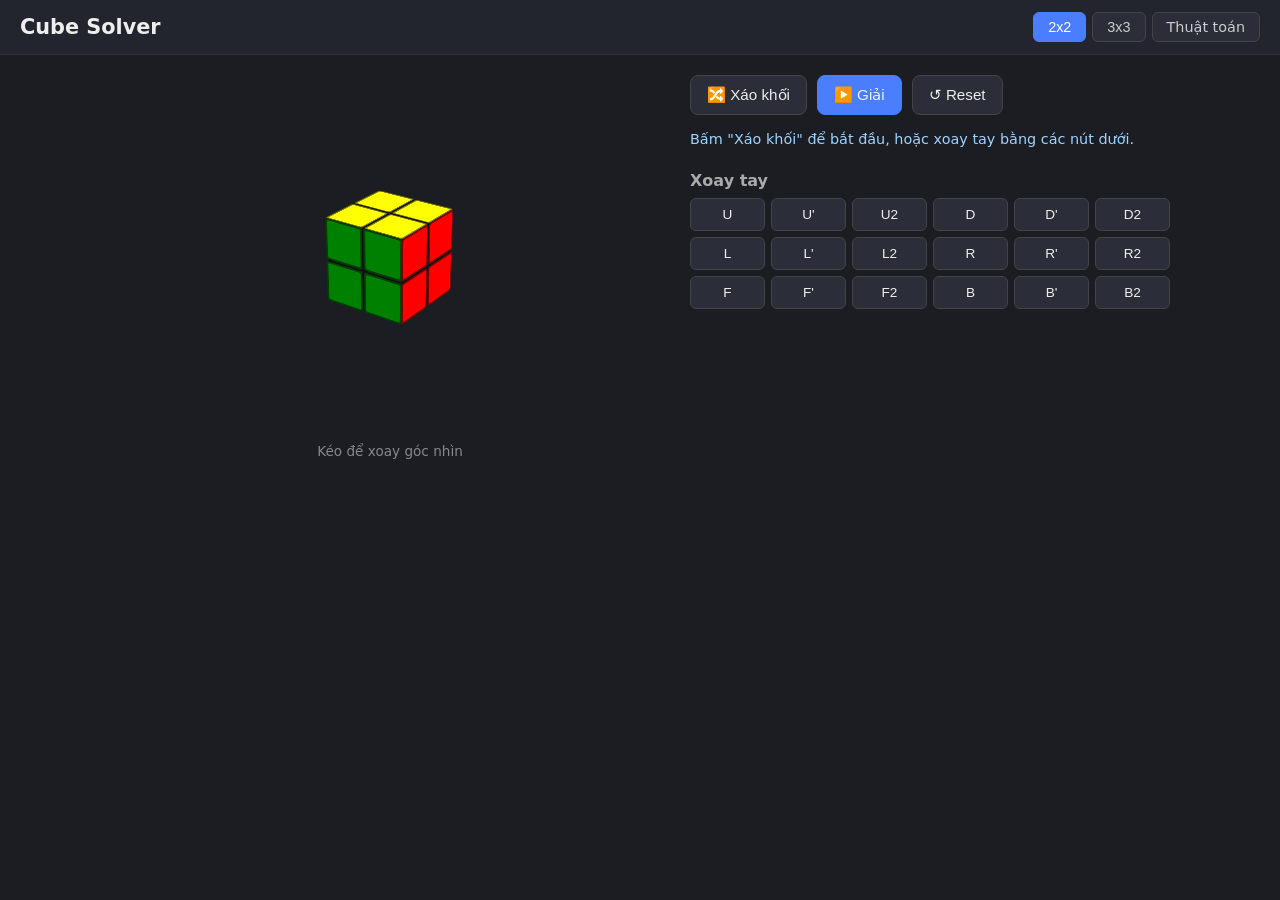
<file: index.html>
<!DOCTYPE html>
<html lang="vi">
<head>
<meta charset="UTF-8">
<meta name="viewport" content="width=device-width, initial-scale=1.0">
<title>Cube Solver</title>
<link rel="stylesheet" href="style.css">
</head>
<body>
<div class="app">
  <header class="topbar">
    <h1>Cube Solver</h1>
    <div class="size-toggle">
      <button id="btn-2x2" class="size-btn active" data-size="2">2x2</button>
      <button id="btn-3x3" class="size-btn" data-size="3">3x3</button>
      <a href="template.html" class="size-btn" style="text-decoration:none;display:inline-block;">Thuật toán</a>
    </div>
  </header>

  <main class="layout">
    <div class="scene-wrap">
      <div class="scene-container" id="scene-container">
        <div class="scene">
          <div class="cube-group"></div>
        </div>
      </div>
      <p class="hint">Kéo để xoay góc nhìn</p>
    </div>

    <div class="panel">
      <div class="controls">
        <button id="btn-scramble" class="action">🔀 Xáo khối</button>
        <button id="btn-solve" class="action primary">▶️ Giải</button>
        <button id="btn-reset" class="action">↺ Reset</button>
      </div>

      <div class="status" id="status"></div>

      <div class="moves-manual">
        <h3>Xoay tay</h3>
        <div id="move-buttons" class="move-grid"></div>
      </div>

      <div class="solution" id="solution-panel" hidden>
        <h3>Lời giải (CFOP)</h3>
        <div id="solution-steps"></div>
        <div class="solution-controls">
          <button id="btn-play" class="action primary">▶️ Phát lời giải</button>
          <button id="btn-skip" class="action">⏭ Bỏ qua animation</button>
        </div>
      </div>
    </div>
  </main>
</div>

<script src="js/cube.js"></script>
<script src="js/render.js"></script>
<script src="js/scramble.js"></script>
<script src="js/solverCore.js"></script>
<script src="js/solver3x3.js"></script>
<script src="js/solver2x2.js"></script>
<script src="js/main.js"></script>
</body>
</html>
</file>
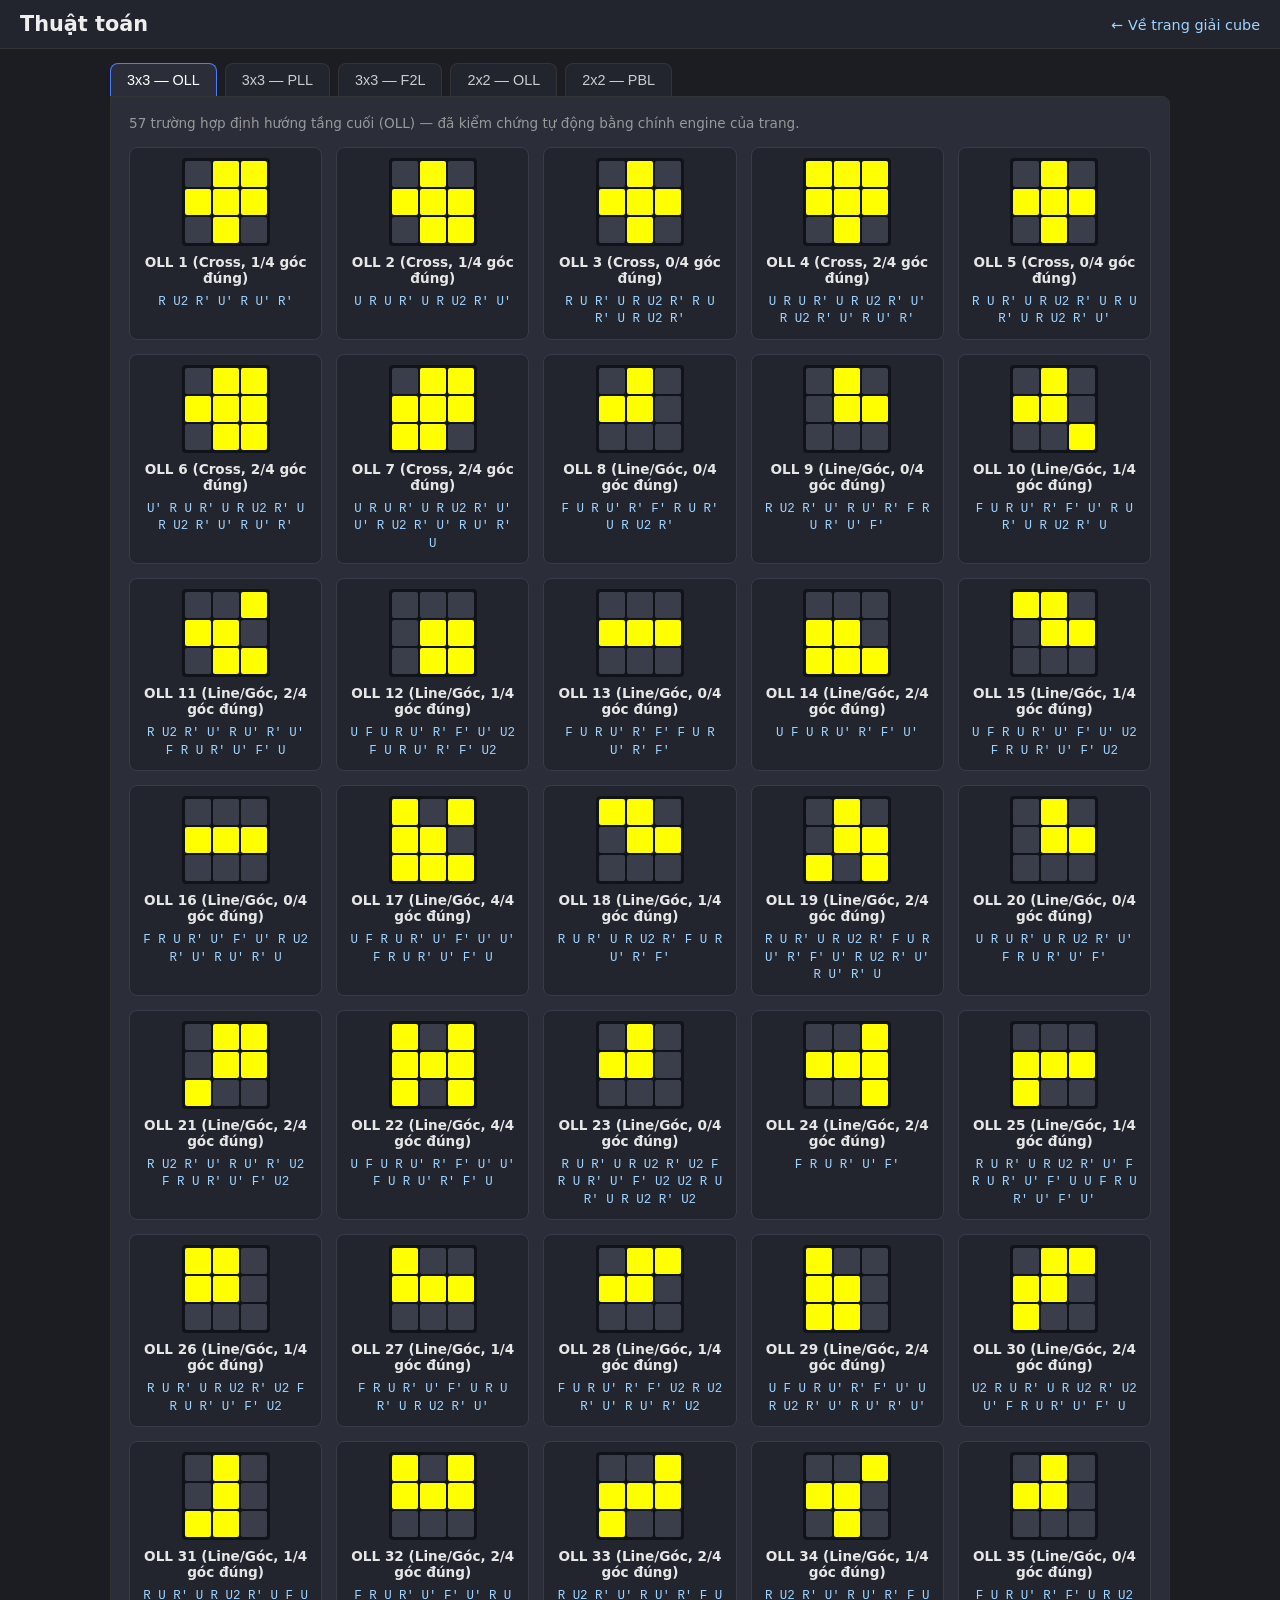
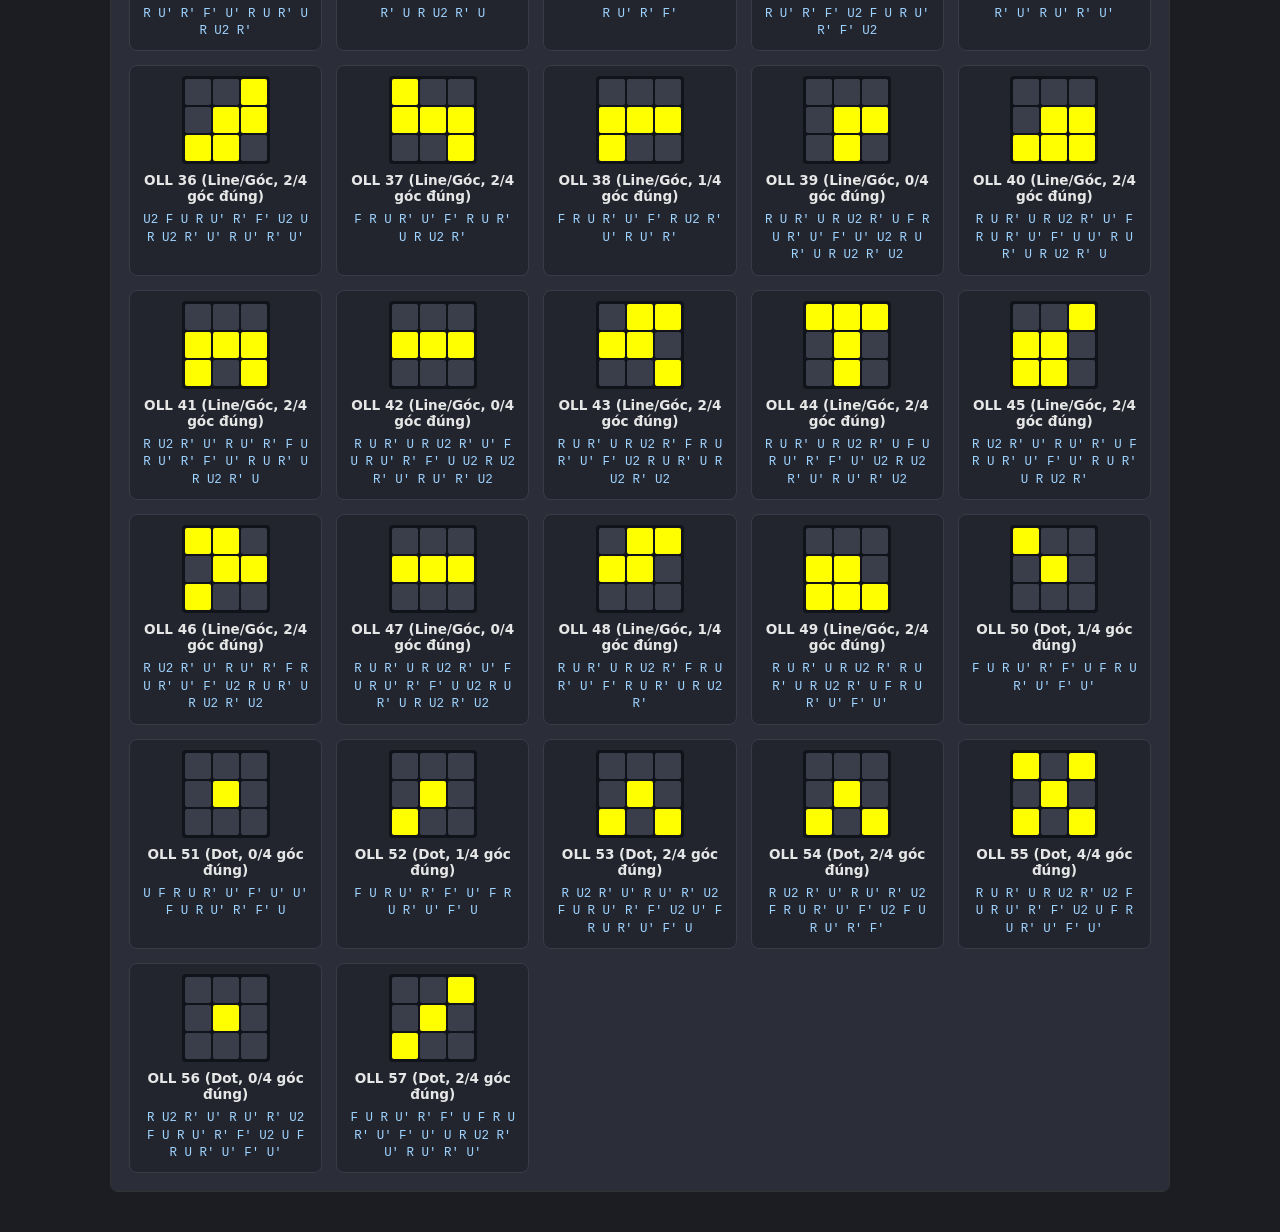
<file: template.html>
<!DOCTYPE html>
<html lang="vi">
<head>
<meta charset="UTF-8">
<meta name="viewport" content="width=device-width, initial-scale=1.0">
<title>Thuật toán</title>
<link rel="stylesheet" href="style.css">
<link rel="stylesheet" href="template.css">
</head>
<body>
<div class="app">
  <header class="topbar">
    <h1>Thuật toán</h1>
    <nav class="top-nav"><a href="index.html">← Về trang giải cube</a></nav>
  </header>

  <div class="tabs" id="tabs"></div>

  <main class="template-main" id="sections"></main>
</div>

<script src="js/cube.js"></script>
<script src="js/algorithms-data.js"></script>
<script src="template.js"></script>
</body>
</html>
</file>
<file: style.css>
* { box-sizing: border-box; }
html, body {
  margin: 0; padding: 0;
  font-family: 'Segoe UI', system-ui, sans-serif;
  background: #1b1d23;
  color: #eee;
  height: 100%;
}
.app { display: flex; flex-direction: column; min-height: 100vh; }

.topbar {
  display: flex; align-items: center; justify-content: space-between;
  padding: 12px 20px;
  background: #22252e;
  border-bottom: 1px solid #333;
}
.topbar h1 { margin: 0; font-size: 1.3rem; }
.size-toggle { display: flex; gap: 6px; }
.size-btn {
  padding: 6px 14px; border-radius: 6px; border: 1px solid #444;
  background: #2b2e38; color: #ccc; cursor: pointer; font-size: 0.9rem;
}
.size-btn.active { background: #4a7dff; color: #fff; border-color: #4a7dff; }

.layout {
  flex: 1;
  display: flex; flex-wrap: wrap;
  gap: 20px;
  padding: 20px;
  max-width: 1100px;
  margin: 0 auto;
  width: 100%;
}

.scene-wrap { flex: 1 1 400px; display: flex; flex-direction: column; align-items: center; }
.scene-container {
  width: 100%; max-width: 440px; height: 360px;
  perspective: 900px;
  cursor: grab;
  touch-action: none;
  user-select: none;
}
.scene-container:active { cursor: grabbing; }
.scene {
  width: 100%; height: 100%;
  position: relative;
  transform-style: preserve-3d;
  display: flex; align-items: center; justify-content: center;
}
.cube-group {
  position: relative;
  transform-style: preserve-3d;
}
.cubie {
  position: absolute;
  width: 44px; height: 44px;
  left: -22px; top: -22px;
  transform-style: preserve-3d;
}
.turn-wrapper {
  position: absolute;
  left: 0; top: 0;
  transform-style: preserve-3d;
}
.face {
  position: absolute;
  width: 44px; height: 44px;
  border-radius: 4px;
  box-shadow: inset 0 0 0 2px rgba(0,0,0,0.5);
  backface-visibility: hidden;
}
.hint { color: #888; font-size: 0.85rem; margin-top: 8px; }

.panel { flex: 1 1 320px; display: flex; flex-direction: column; gap: 16px; min-width: 280px; }
.controls { display: flex; gap: 10px; flex-wrap: wrap; }
.action {
  padding: 10px 16px; border-radius: 8px; border: 1px solid #444;
  background: #2b2e38; color: #eee; cursor: pointer; font-size: 0.95rem;
}
.action:hover { background: #363a47; }
.action.primary { background: #4a7dff; border-color: #4a7dff; }
.action.primary:hover { background: #5c8bff; }
.action:disabled { opacity: 0.5; cursor: not-allowed; }

.status { min-height: 24px; font-size: 0.9rem; color: #9fd3ff; }

.moves-manual h3, .solution h3 { margin: 0 0 8px; font-size: 1rem; color: #aaa; }
.move-grid { display: grid; grid-template-columns: repeat(6, 1fr); gap: 6px; }
.move-btn {
  padding: 8px 0; border-radius: 6px; border: 1px solid #444;
  background: #2b2e38; color: #eee; cursor: pointer; font-size: 0.85rem;
}
.move-btn:hover { background: #363a47; }

.solution { border-top: 1px solid #333; padding-top: 14px; }
#solution-steps { display: flex; flex-direction: column; gap: 6px; margin-bottom: 10px; }
.step-row { display: flex; gap: 8px; font-size: 0.85rem; padding: 6px 8px; border-radius: 6px; background: #22252e; }
.step-row .step-name { color: #4a7dff; font-weight: 600; min-width: 90px; }
.step-row .step-moves { color: #ccc; font-family: monospace; word-break: break-all; }
.step-row.active { background: #30405c; }
.solution-controls { display: flex; gap: 10px; }
</file>
<file: template.css>
.top-nav a { color: #9fd3ff; text-decoration: none; font-size: 0.9rem; }
.top-nav a:hover { text-decoration: underline; }

.tabs {
  display: flex; gap: 8px; flex-wrap: wrap;
  padding: 14px 20px 0; max-width: 1100px; margin: 0 auto; width: 100%;
  box-sizing: border-box;
}
.tab-btn {
  padding: 8px 16px; border-radius: 8px 8px 0 0; border: 1px solid #333; border-bottom: none;
  background: #22252e; color: #ccc; cursor: pointer; font-size: 0.9rem;
}
.tab-btn.active { background: #2b2e38; color: #fff; border-color: #4a7dff; }

.template-main {
  max-width: 1100px; margin: 0 auto; width: 100%;
  padding: 0 20px 40px;
  box-sizing: border-box;
}
.section { display: none; background: #2b2e38; border: 1px solid #333; border-radius: 0 8px 8px 8px; padding: 18px; }
.section.active { display: block; }
.section-desc { color: #999; font-size: 0.85rem; margin: 0 0 16px; }

.case-grid {
  display: grid;
  grid-template-columns: repeat(auto-fill, minmax(190px, 1fr));
  gap: 14px;
}
.case-card {
  background: #22252e; border: 1px solid #383c48; border-radius: 8px;
  padding: 10px; display: flex; flex-direction: column; align-items: center; gap: 8px;
}
.case-name { font-size: 0.85rem; font-weight: 600; color: #e6e6e6; text-align: center; }
.case-alg {
  font-family: monospace; font-size: 0.78rem; color: #9fd3ff; text-align: center;
  word-break: break-word; line-height: 1.4;
}

.diagram { display: inline-block; }
.diagram-grid {
  display: grid; gap: 2px;
  background: #11131a;
  padding: 3px; border-radius: 4px;
}
.diagram-cell {
  position: relative;
  width: 26px; height: 26px;
  border-radius: 2px;
  background: #3a3e4a;
}
.diagram-cell .accent {
  position: absolute; width: 0; height: 0;
}
</file>
